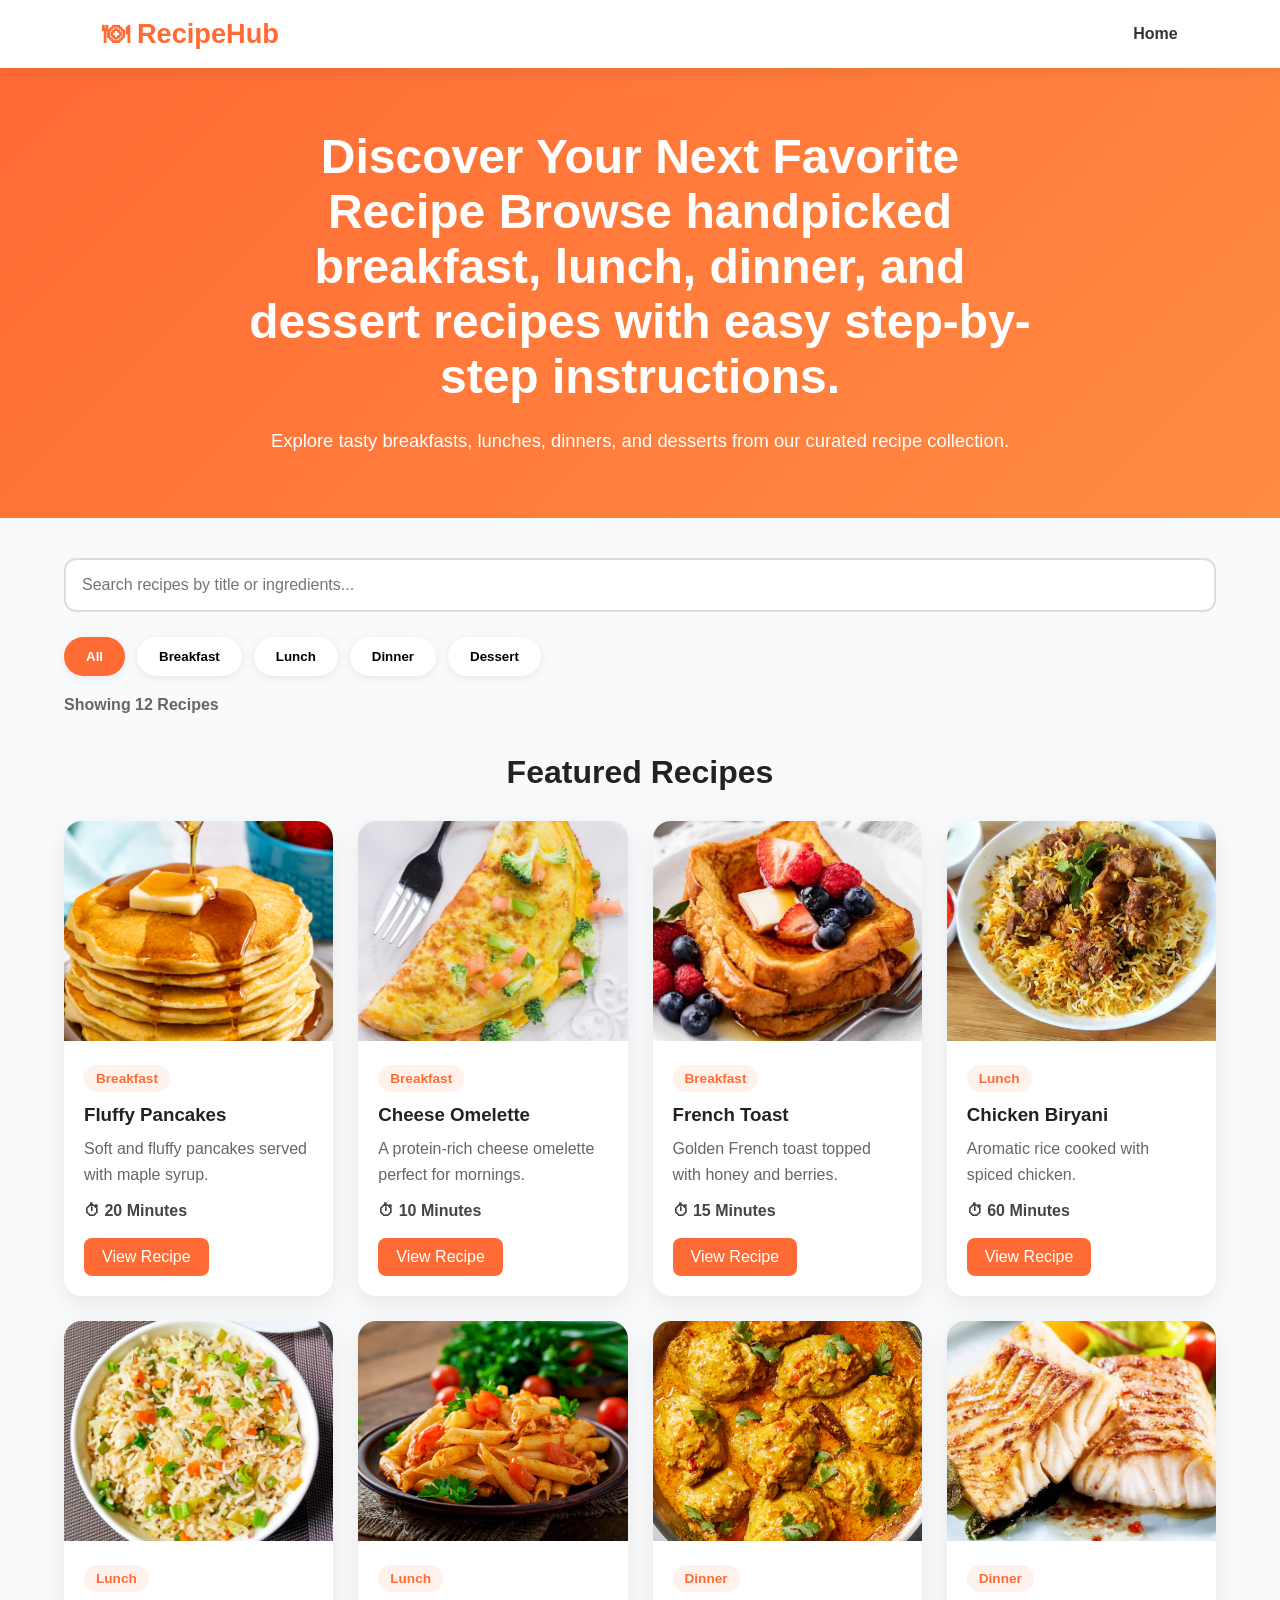
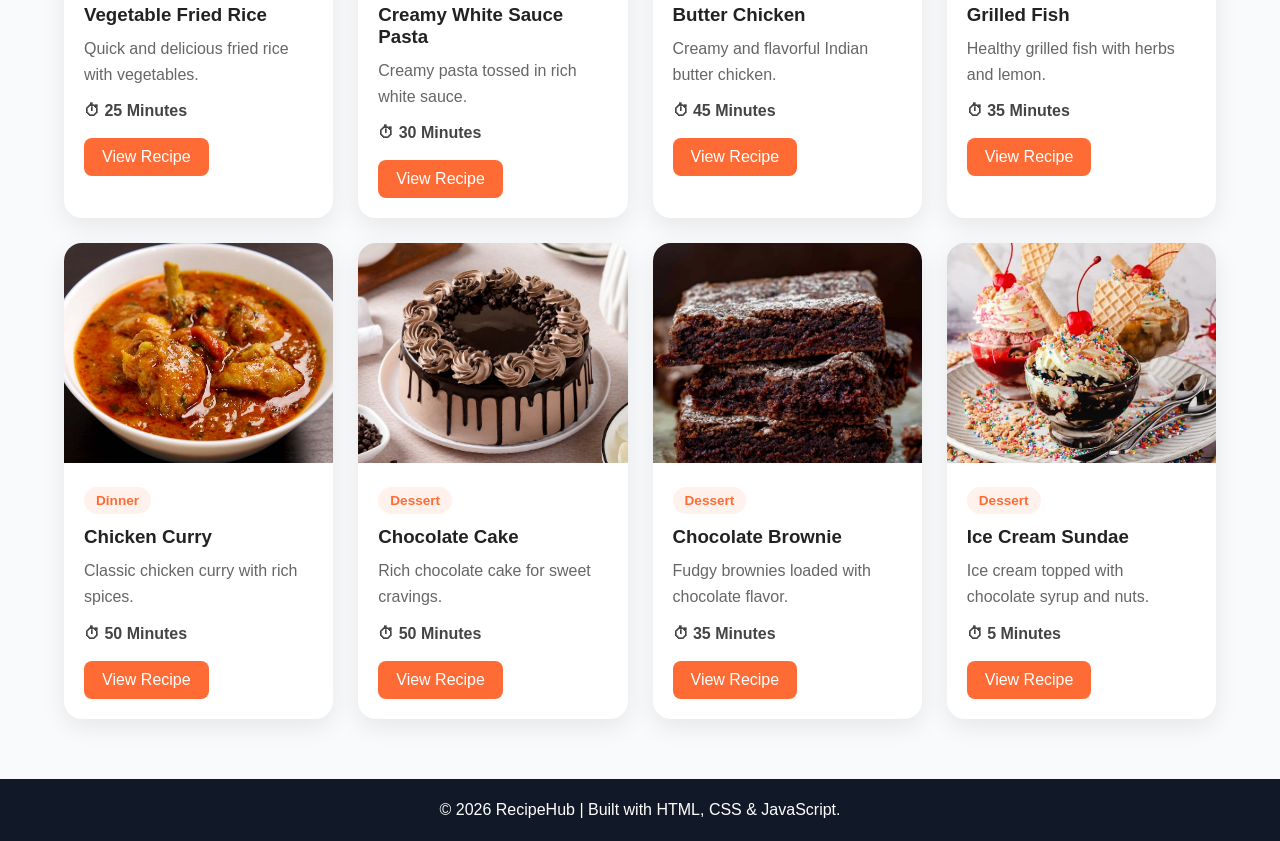
<file: index.html>
<!DOCTYPE html>
<html lang="en">
<head>
    <meta charset="UTF-8">
    <meta name="viewport" content="width=device-width, initial-scale=1.0">
    <title>RecipeHub | Discover Delicious Recipes</title>

    <link rel="stylesheet" href="css/style.css">
</head>
<body>

    <!-- Navbar -->
    <nav class="navbar">
        <div class="logo">🍽 RecipeHub</div>

        <ul class="nav-links">
            <li><a href="#">Home</a></li>
        </ul>
    </nav>

    <!-- Hero Section -->
    <section class="hero">
        <div class="hero-content">
            <h1>Discover Your Next Favorite Recipe

Browse handpicked breakfast, lunch, dinner,
and dessert recipes with easy step-by-step instructions.</h1>
            <p>
                Explore tasty breakfasts, lunches, dinners, and desserts
                from our curated recipe collection.
            </p>
        </div>
    </section>

    <!-- Search Section -->
    <section class="search-section">

        <input
            type="text"
            id="searchInput"
            placeholder="Search recipes by title or ingredients..."
        >

        <div class="filter-buttons">

            <button class="filter-btn active" data-category="All">
                All
            </button>

            <button class="filter-btn" data-category="Breakfast">
                Breakfast
            </button>

            <button class="filter-btn" data-category="Lunch">
                Lunch
            </button>

            <button class="filter-btn" data-category="Dinner">
                Dinner
            </button>

            <button class="filter-btn" data-category="Dessert">
                Dessert
            </button>

        </div>

        <p id="recipeCount"></p>

    </section>
    <h2 class="section-title">Featured Recipes</h2>

    <!-- Recipes Grid -->
    <section class="recipes-section">

        <div id="recipesContainer" class="recipes-grid">

            <!-- JS Generated Cards -->

        </div>

        <div id="noResults" class="no-results hidden">
            <h2>No recipes matched your search 🍽</h2>
            <p>Try a different ingredient, recipe name,
or category.</p>
        </div>

    </section>

    <!-- Footer -->
    <footer>
        <p>© 2026 RecipeHub | Built with HTML, CSS & JavaScript.</p>
    </footer>

    <script src="js/recipes.js"></script>
    <script src="js/script.js"></script>

</body>
</html>
</file>
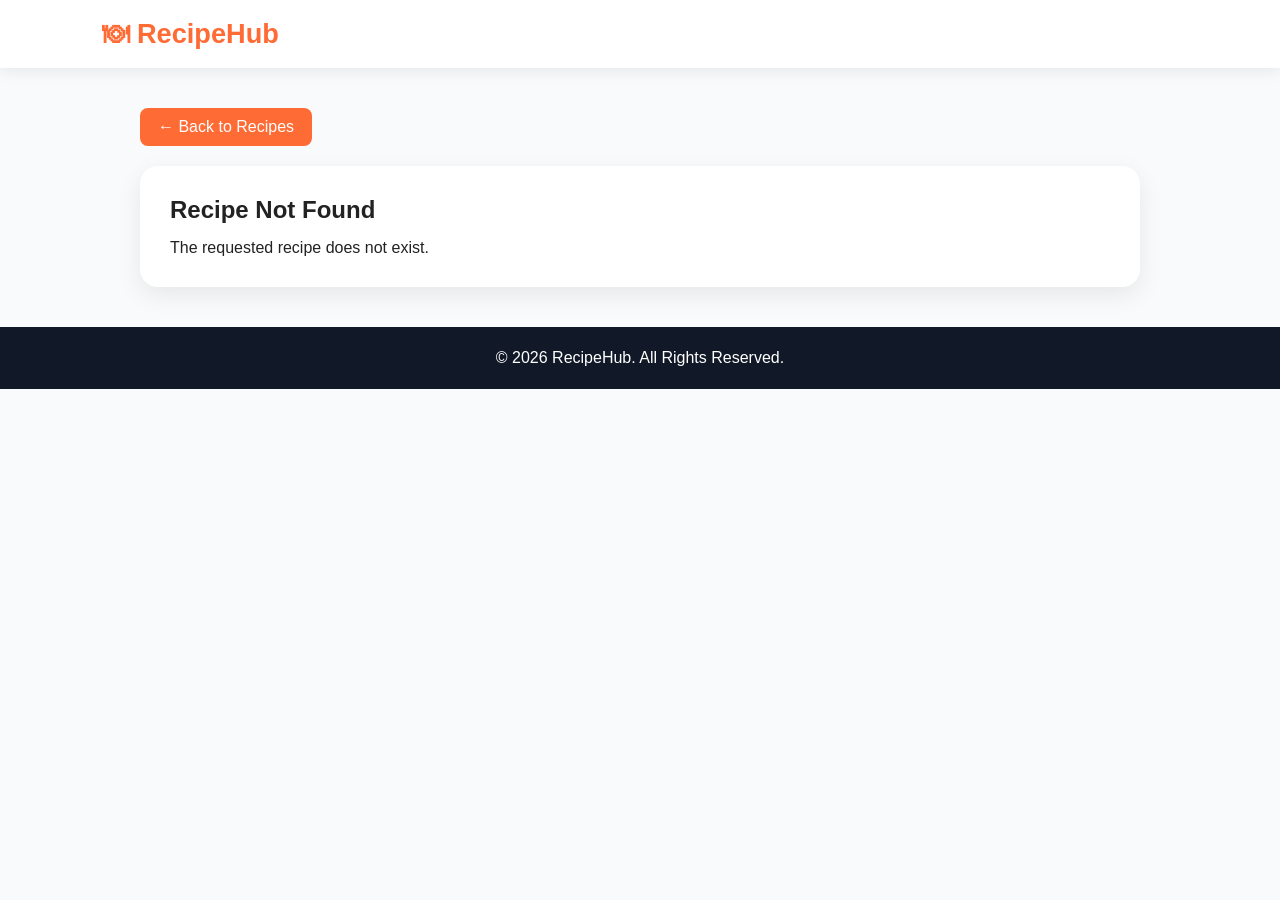
<file: recipe.html>
<!DOCTYPE html>
<html lang="en">
<head>
    <meta charset="UTF-8">
    <meta name="viewport" content="width=device-width, initial-scale=1.0">
    <title>Recipe Details | RecipeHub</title>

    <link rel="stylesheet" href="css/style.css">
</head>
<body>

    <nav class="navbar">
        <div class="logo">🍽 RecipeHub</div>
    </nav>

    <section class="recipe-details">

        <a href="index.html" class="back-btn">
            ← Back to Recipes
        </a>

        <div id="recipeDetailsContainer">

            <!-- Generated by JavaScript -->

        </div>

    </section>

    <footer>
        <p>© 2026 RecipeHub. All Rights Reserved.</p>
    </footer>

    <script src="js/recipes.js"></script>
    <script src="js/details.js"></script>

</body>
</html>
</file>
<file: css/style.css>
* {
    margin: 0;
    padding: 0;
    box-sizing: border-box;
}

body {
    font-family: "Segoe UI", Tahoma, Geneva, Verdana, sans-serif;
    background: #f8fafc;
    color: #222;
    min-height: 100vh;
}

/* Navbar */

.navbar {
    background: #ffffff;
    padding: 18px 8%;
    display: flex;
    justify-content: space-between;
    align-items: center;
    box-shadow: 0 3px 15px rgba(0,0,0,0.08);
    position: sticky;
    top: 0;
    z-index: 100;
}

.logo {
    font-size: 1.7rem;
    font-weight: 700;
    color: #ff6b35;
}

.nav-links {
    list-style: none;
}

.nav-links a {
    text-decoration: none;
    color: #333;
    font-weight: 600;
}

/* Hero Section */

.hero {
    min-height: 50vh;
    display: flex;
    justify-content: center;
    align-items: center;
    text-align: center;

    background: linear-gradient(
        135deg,
        #ff6b35,
        #ff8c42
    );

    color: white;
    padding: 40px 20px;
}

.hero-content {
    max-width: 800px;
}

.hero h1 {
    font-size: 3rem;
    margin-bottom: 20px;
}

.hero p {
    font-size: 1.15rem;
    line-height: 1.8;
}

/* Search Section */

.search-section {
    width: 90%;
    max-width: 1200px;
    margin: 40px auto;
}

#searchInput {
    width: 100%;
    padding: 16px;
    border: 2px solid #ddd;
    border-radius: 12px;
    font-size: 1rem;
    outline: none;
    transition: 0.3s;
}

#searchInput:focus {
    border-color: #ff6b35;
}

.filter-buttons {
    margin-top: 25px;
    display: flex;
    flex-wrap: wrap;
    gap: 12px;
}

.filter-btn {
    border: none;
    cursor: pointer;
    padding: 12px 22px;
    border-radius: 30px;
    background: white;
    box-shadow: 0 2px 8px rgba(0,0,0,0.08);
    transition: 0.3s;
    font-weight: 600;
}

.filter-btn:hover {
    transform: translateY(-2px);
}

.filter-btn.active {
    background: #ff6b35;
    color: white;
}

#recipeCount {
    margin-top: 20px;
    color: #666;
    font-weight: 600;
}

/* Recipe Grid */

.recipes-section {
    width: 90%;
    max-width: 1200px;
    margin: auto;
    padding-bottom: 60px;
}

.recipes-grid {
    display: grid;
    grid-template-columns: repeat(4, 1fr);
    gap: 25px;
}

/* Card */

.recipe-card {
    background: white;
    border-radius: 18px;
    overflow: hidden;
    box-shadow: 0 8px 25px rgba(0,0,0,0.08);
    transition: 0.35s;
}

.recipe-card:hover {
    transform: translateY(-8px);
}

.recipe-card img {
    width: 100%;
    height: 220px;
    object-fit: cover;
    cursor: pointer;
}
.section-title{
    text-align:center;
    margin-bottom:30px;
    font-size:2rem;
    color:#222;
}

.recipe-content {
    padding: 20px;
}

.recipe-category {
    display: inline-block;
    background: #fff1eb;
    color: #ff6b35;
    padding: 6px 12px;
    border-radius: 30px;
    font-size: 0.85rem;
    font-weight: 600;
    margin-bottom: 12px;
}

.recipe-content h3 {
    margin-bottom: 10px;
}

.recipe-content p {
    color: #666;
    line-height: 1.6;
}

.recipe-time {
    margin-top: 15px;
    font-weight: 600;
    color: #444;
}

.view-btn {
    display: inline-block;
    margin-top: 18px;
    text-decoration: none;
    background: #ff6b35;
    color: white;
    padding: 10px 18px;
    border-radius: 8px;
    transition: 0.3s;
}

.view-btn:hover {
    opacity: 0.9;
}

/* No Results */

.no-results {
    text-align: center;
    padding: 60px 20px;
}

.hidden {
    display: none;
}

/* Footer */

footer {
    background: #111827;
    color: white;
    text-align: center;
    padding: 22px;
}

/* Recipe Details Page */

.recipe-details {
    width: 90%;
    max-width: 1000px;
    margin: 40px auto;
}

.back-btn {
    display: inline-block;
    margin-bottom: 20px;
    text-decoration: none;
    background: #ff6b35;
    color: white;
    padding: 10px 18px;
    border-radius: 8px;
}

.detail-image {
    width: 100%;
    border-radius: 18px;
    margin-bottom: 25px;
    max-height: 500px;
    object-fit: cover;
}

.detail-card {
    background: white;
    padding: 30px;
    border-radius: 18px;
    box-shadow: 0 8px 25px rgba(0,0,0,0.08);
}

.detail-card h1 {
    margin-bottom: 15px;
}

.detail-card h2 {
    margin-top: 25px;
    margin-bottom: 15px;
    color: #ff6b35;
}

.detail-card ul,
.detail-card ol {
    padding-left: 25px;
}

.detail-card li {
    margin-bottom: 10px;
    line-height: 1.7;
}
html {
    scroll-behavior: smooth;
}

/* Responsive */

@media (max-width: 992px) {

    .recipes-grid {
        grid-template-columns: repeat(2, 1fr);
    }

    .hero h1 {
        font-size: 2.4rem;
    }
}

@media (max-width: 768px) {

    .navbar {
        padding: 16px 5%;
    }

    .hero {
        min-height: 40vh;
    }

    .hero h1 {
        font-size: 2rem;
    }

    .hero p {
        font-size: 1rem;
    }
}

@media (max-width: 576px) {

    .recipes-grid {
        grid-template-columns: 1fr;
    }

    .filter-buttons {
        justify-content: center;
    }

    .hero h1 {
        font-size: 1.8rem;
    }
}
</file>
